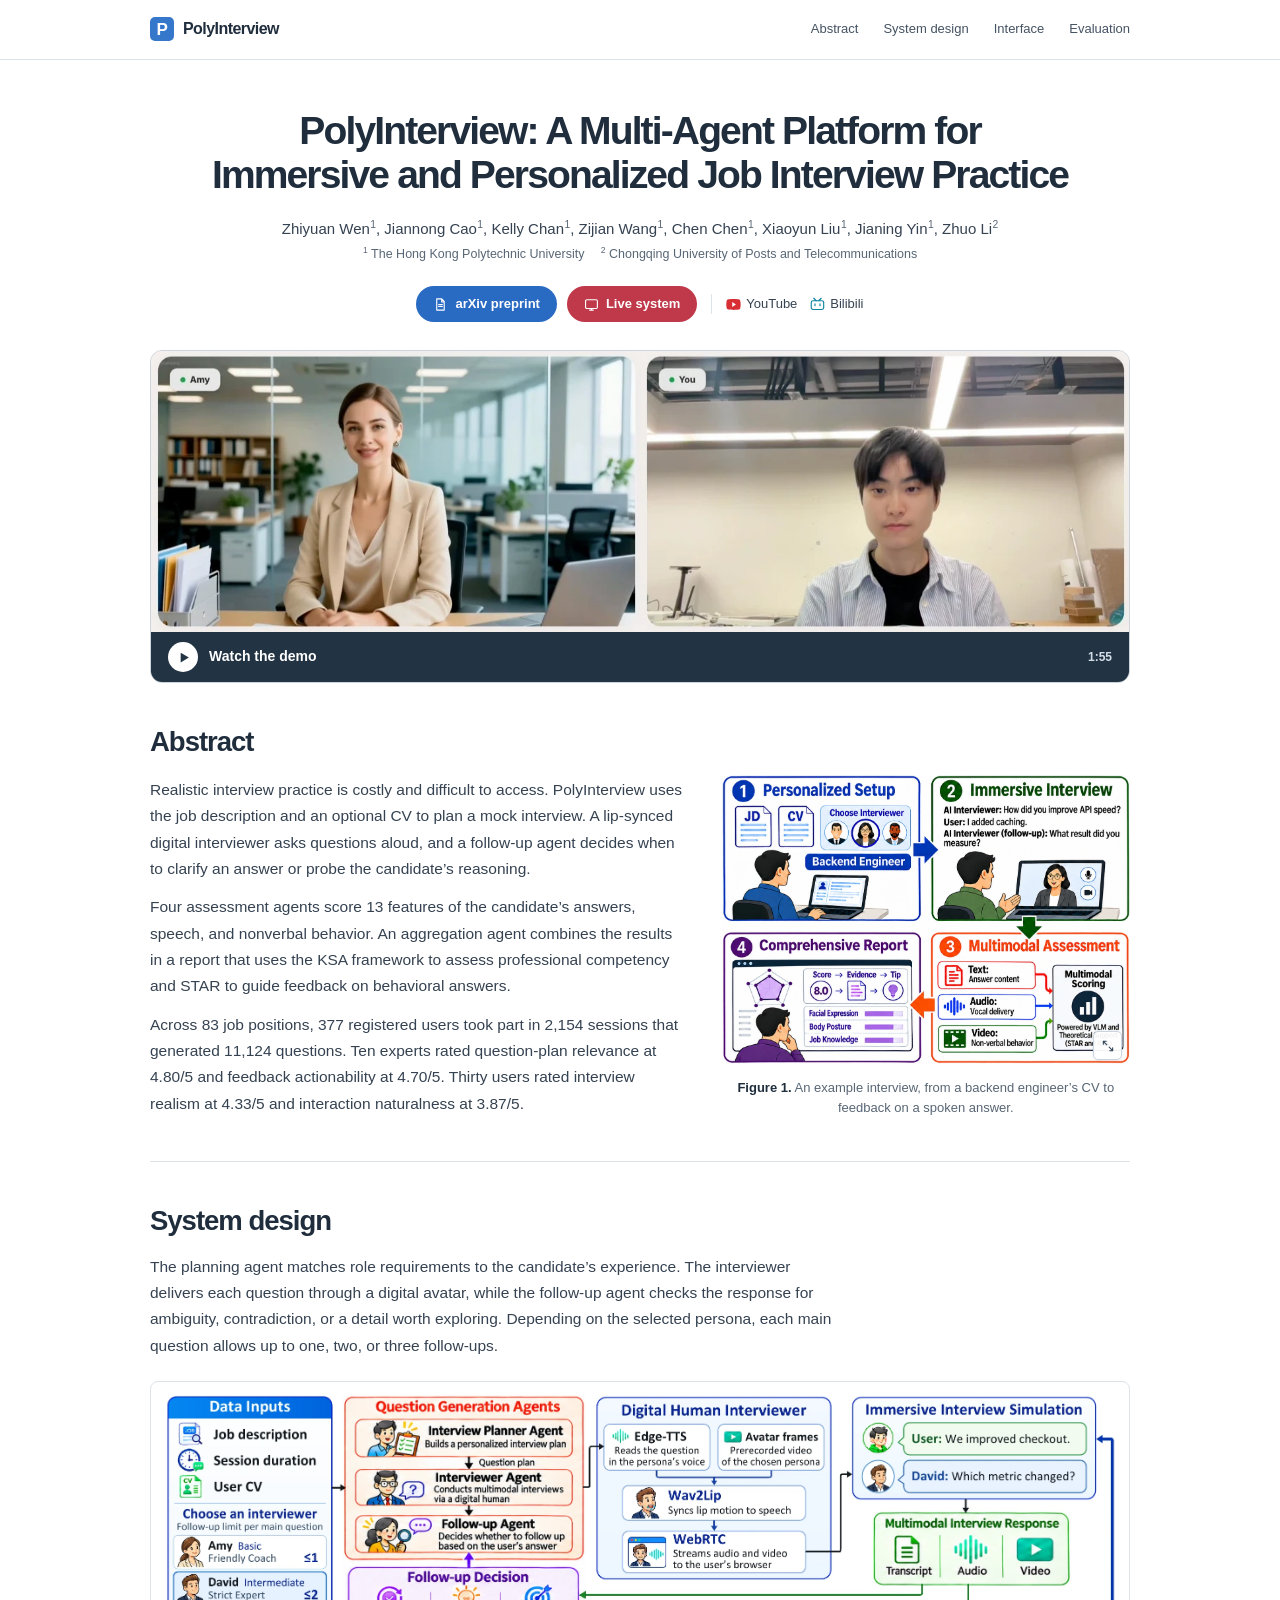
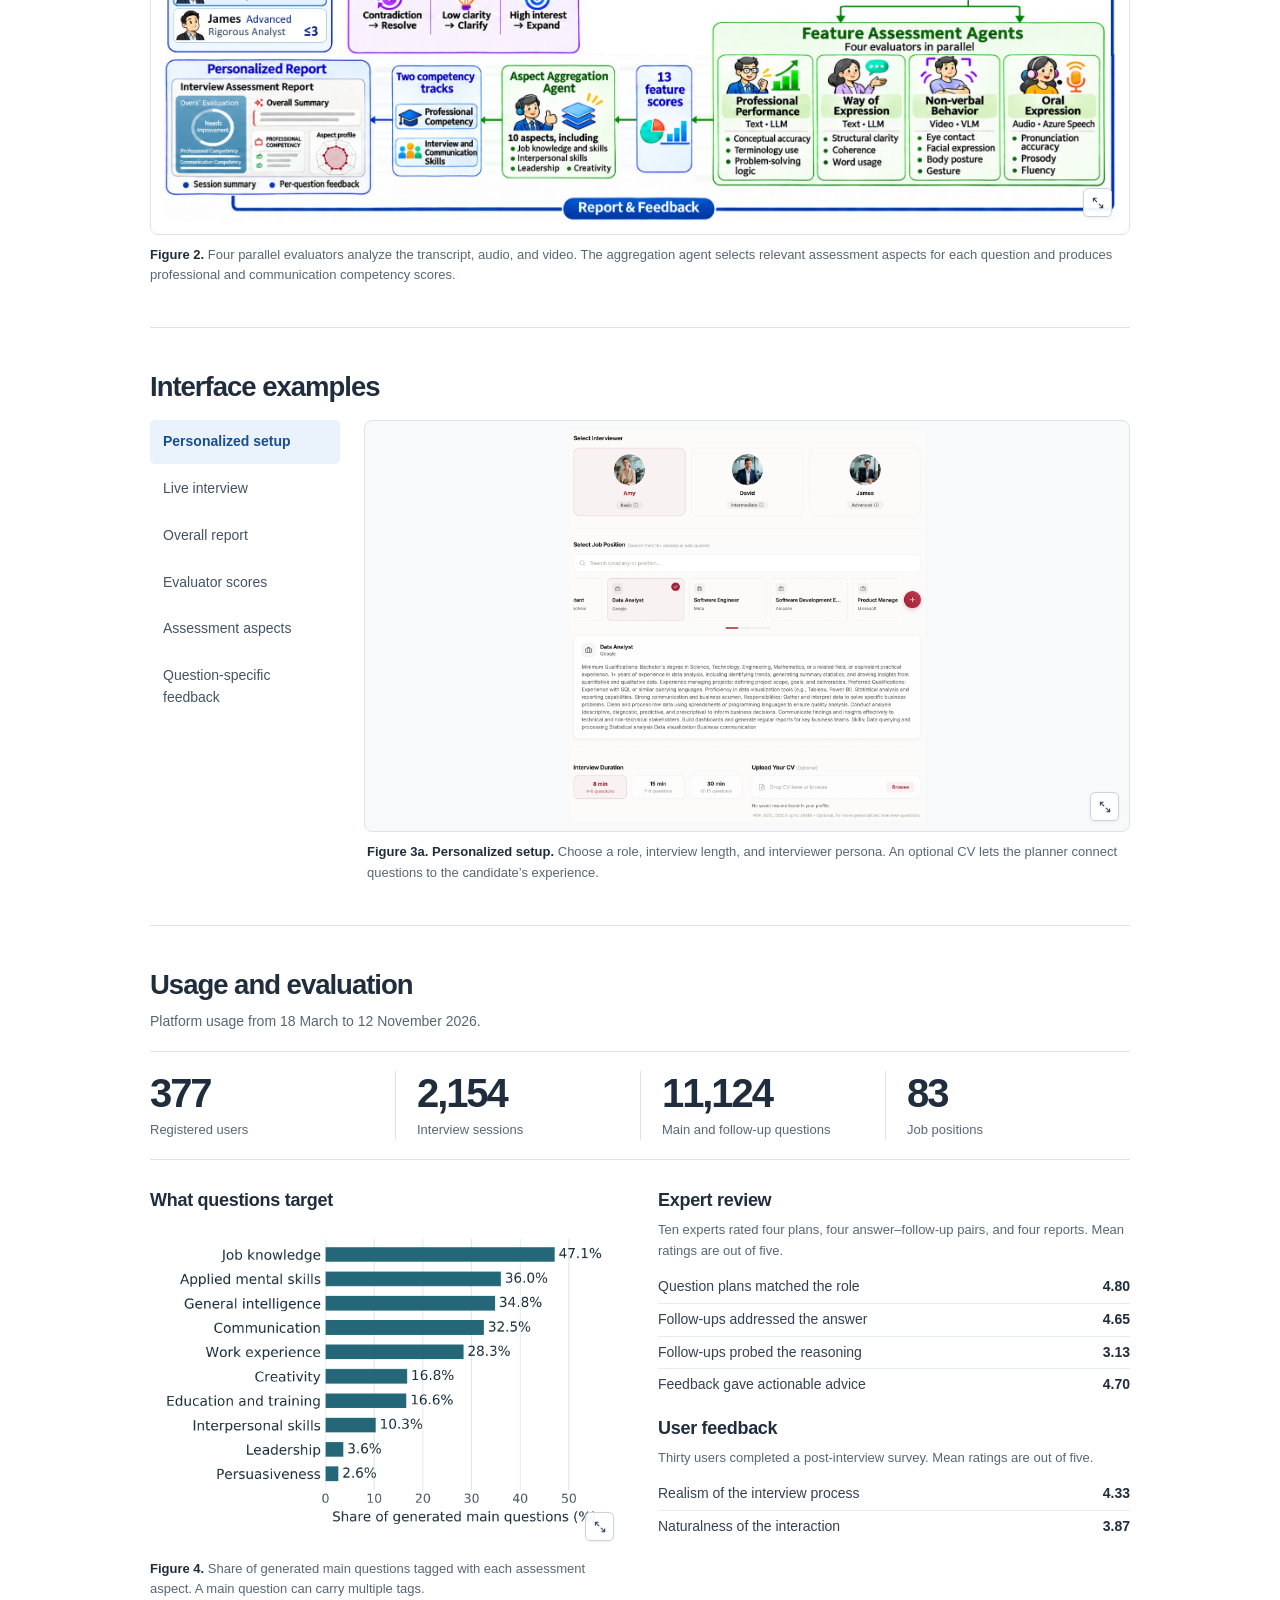
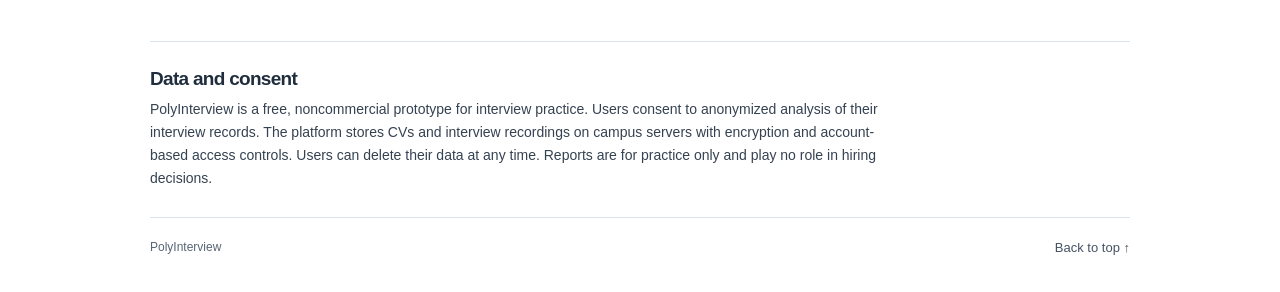
<file: index.html>
<!DOCTYPE html>
<html lang="en">
<head>
<meta charset="utf-8">
<meta name="viewport" content="width=device-width, initial-scale=1">
<meta name="description" content="PolyInterview personalizes job interview practice with a digital interviewer, adaptive follow-up questions, and feedback on spoken answers and delivery.">
<title>PolyInterview: A Multi-Agent Platform for Immersive and Personalized Job Interview Practice</title>
<link rel="icon" href="data:image/svg+xml,%3Csvg xmlns='http://www.w3.org/2000/svg' viewBox='0 0 32 32'%3E%3Crect width='32' height='32' rx='6' fill='%233b82f6'/%3E%3Ctext x='16' y='23' font-size='20' text-anchor='middle' fill='white' font-family='sans-serif' font-weight='bold'%3EP%3C/text%3E%3C/svg%3E">
<link rel="stylesheet" href="assets/project-page.css">
</head>
<body id="top">
<a class="skip" href="#abstract">Skip to abstract</a>
<div class="mast"><div class="wrap mast-inner">
<a class="brand" href="#top"><span class="brand-icon" aria-hidden="true">P</span>PolyInterview</a>
<nav aria-label="Page sections"><a href="#abstract">Abstract</a><a href="#design">System design</a><a href="#interface">Interface</a><a href="#evaluation">Evaluation</a></nav>
</div></div>
<main class="wrap">
<header>
<h1>PolyInterview: A Multi-Agent Platform for Immersive and Personalized Job Interview Practice</h1>
<p class="authors"><span>Zhiyuan Wen<sup>1</sup></span>, <span>Jiannong Cao<sup>1</sup></span>, <span>Kelly Chan<sup>1</sup></span>, <span>Zijian Wang<sup>1</sup></span>, <span>Chen Chen<sup>1</sup></span>, <span>Xiaoyun Liu<sup>1</sup></span>, <span>Jianing Yin<sup>1</sup></span>, <span>Zhuo Li<sup>2</sup></span></p>
<p class="institutions"><span><sup>1</sup> The Hong Kong Polytechnic University</span><span><sup>2</sup> Chongqing University of Posts and Telecommunications</span></p>
<div class="actions">
<a class="pill paper" href="https://arxiv.org/abs/2607.10310" target="_blank" rel="noopener"><svg class="icon" aria-hidden="true" viewBox="0 0 24 24" fill="none" stroke="currentColor" stroke-width="1.8" stroke-linecap="round" stroke-linejoin="round"><path d="M6 3h8l4 4v14H6z M14 3v5h4 M9 12h6 M9 15h6"/></svg> arXiv preprint</a>
<a class="pill live" href="https://polyinterview.comp.polyu.edu.hk/polyinterview/login" target="_blank" rel="noopener"><svg class="icon" aria-hidden="true" viewBox="0 0 24 24" fill="none" stroke="currentColor" stroke-width="1.8" stroke-linecap="round" stroke-linejoin="round"><rect x="2.5" y="4.5" width="19" height="14" rx="2"/><path d="m9 21 6 0 M12 18.5V21"/></svg> Live system</a>
<span class="video-links"><a class="youtube" href="https://youtu.be/SjpDgyRym64" target="_blank" rel="noopener"><svg class="icon" aria-hidden="true" viewBox="0 0 24 24" fill="none" stroke="currentColor" stroke-width="1.8" stroke-linecap="round" stroke-linejoin="round"><path d="M23 6.4c-.3-1.4-1.2-2.3-2.6-2.6-2.3-.6-6.6-.6-8.4-.6s-6.1 0-8.4.6C2.2 4.1 1.3 5 1 6.4.6 8.1.5 10.2.5 12s.1 3.9.5 5.6c.3 1.4 1.2 2.3 2.6 2.6 2.3.6 6.6.6 8.4.6s6.1 0 8.4-.6c1.4-.3 2.3-1.2 2.6-2.6.4-1.7.5-3.8.5-5.6s-.1-3.9-.5-5.6Z" fill="currentColor" stroke="none"/><path d="m10 8 6 4-6 4z" fill="white" stroke="none"/></svg> YouTube</a><a class="bilibili" href="https://www.bilibili.com/video/BV1f7Nc67Ete/" target="_blank" rel="noopener"><svg class="icon" aria-hidden="true" viewBox="0 0 24 24" fill="none" stroke="currentColor" stroke-width="1.8" stroke-linecap="round" stroke-linejoin="round"><rect x="2" y="6" width="20" height="14" rx="3"/><path d="m6 2 4 4 M18 2l-4 4 M8 11v3 M16 11v3"/></svg> Bilibili</a></span>
</div>
</header>
<div class="hero">
<a class="hero-play" id="play-demo" href="media/teaser.mp4" aria-label="Play the PolyInterview demonstration video">
<img alt="Digital interviewer Amy and a participant in the browser interview interface" width="1374" height="395" src="media/figures/demo-poster.webp">
<span class="play-strip"><span class="play-sign"><svg class="icon" aria-hidden="true" viewBox="0 0 24 24" fill="none" stroke="currentColor" stroke-width="1.8" stroke-linecap="round" stroke-linejoin="round"><path d="M5 3 20 12 5 21z" fill="currentColor" stroke="none"/></svg></span><span>Watch the demo</span><span class="video-time">1:55</span></span>
</a>
<video id="demo-video" controls playsinline preload="none" hidden aria-label="PolyInterview demonstration video"></video>
<p class="video-error" id="video-error" role="status" hidden>The embedded video could not load. Watch the demo on <a href="https://youtu.be/SjpDgyRym64">YouTube</a> or <a href="https://www.bilibili.com/video/BV1f7Nc67Ete/">Bilibili</a>.</p>
</div>
<section id="abstract" aria-labelledby="abstract-title">
<h2 id="abstract-title">Abstract</h2>
<div class="abstract-grid">
<div class="prose">
<p>Realistic interview practice is costly and difficult to access. PolyInterview uses the job description and an optional CV to plan a mock interview. A lip-synced digital interviewer asks questions aloud, and a follow-up agent decides when to clarify an answer or probe the candidate’s reasoning.</p>
<p>Four assessment agents score 13 features of the candidate’s answers, speech, and nonverbal behavior. An aggregation agent combines the results in a report that uses the KSA framework to assess professional competency and STAR to guide feedback on behavioral answers.</p>
<p>Across 83 job positions, 377 registered users took part in 2,154 sessions that generated 11,124 questions. Ten experts rated question-plan relevance at 4.80/5 and feedback actionability at 4.70/5. Thirty users rated interview realism at 4.33/5 and interaction naturalness at 3.87/5.</p>
</div>
<figure class="overview"><button type="button" class="figure-link" data-enlarge="Four-stage interview workflow" aria-label="Enlarge image: Four-stage interview workflow"><img loading="lazy" width="1235" height="874" src="media/figures/overview.webp" alt="An illustrated backend engineer interview moves from a CV and role description through an adaptive spoken interview to assessment and feedback."><span class="expand" aria-hidden="true"><svg class="icon" aria-hidden="true" viewBox="0 0 24 24" fill="none" stroke="currentColor" stroke-width="1.8" stroke-linecap="round" stroke-linejoin="round"><path d="M9 4H4v5 M4 4l6 6 M15 20h5v-5 M20 20l-6-6"/></svg></span></button><figcaption><strong>Figure 1.</strong> An example interview, from a backend engineer’s CV to feedback on a spoken answer.</figcaption></figure>
</div>
</section>
<section id="design" aria-labelledby="design-title">
<h2 id="design-title">System design</h2>
<p class="prose design-note">The planning agent matches role requirements to the candidate’s experience. The interviewer delivers each question through a digital avatar, while the follow-up agent checks the response for ambiguity, contradiction, or a detail worth exploring. Depending on the selected persona, each main question allows up to one, two, or three follow-ups.</p>
<figure><div class="diagram"><button type="button" class="figure-link" data-enlarge="Multi-agent system design" aria-label="Enlarge image: Multi-agent system design"><img loading="lazy" width="2187" height="979" src="media/figures/architecture.webp" alt="The planning, interviewer, and follow-up agents conduct a spoken interview. Four evaluators analyze responses and an aggregation agent generates the report."><span class="expand" aria-hidden="true"><svg class="icon" aria-hidden="true" viewBox="0 0 24 24" fill="none" stroke="currentColor" stroke-width="1.8" stroke-linecap="round" stroke-linejoin="round"><path d="M9 4H4v5 M4 4l6 6 M15 20h5v-5 M20 20l-6-6"/></svg></span></button></div><figcaption><strong>Figure 2.</strong> Four parallel evaluators analyze the transcript, audio, and video. The aggregation agent selects relevant assessment aspects for each question and produces professional and communication competency scores.</figcaption></figure>
</section>
<section id="interface" aria-labelledby="interface-title">
<h2 id="interface-title">Interface examples</h2>
<div class="interface-layout">
<div class="view-list" role="tablist" aria-label="Interface views" aria-orientation="vertical" hidden><button type="button" id="tab-setup" role="tab" aria-selected="false" aria-controls="view-setup">Personalized setup</button>
<button type="button" id="tab-interview" role="tab" aria-selected="false" aria-controls="view-interview">Live interview</button>
<button type="button" id="tab-report" role="tab" aria-selected="false" aria-controls="view-report">Overall report</button>
<button type="button" id="tab-evaluator" role="tab" aria-selected="false" aria-controls="view-evaluator">Evaluator scores</button>
<button type="button" id="tab-aspects" role="tab" aria-selected="false" aria-controls="view-aspects">Assessment aspects</button>
<button type="button" id="tab-feedback" role="tab" aria-selected="false" aria-controls="view-feedback">Question-specific feedback</button></div>
<div><div class="interface-panel" role="tabpanel" tabindex="0" id="view-setup" aria-labelledby="tab-setup"><figure><div class="panel-frame"><button type="button" class="figure-link" data-enlarge="Personalized setup" aria-label="Enlarge image: Personalized setup"><img loading="lazy" width="1092" height="1198" src="media/figures/setup.webp" alt="Setup screen with three interviewer personas, a target job, a session duration, and an optional CV upload."><span class="expand" aria-hidden="true"><svg class="icon" aria-hidden="true" viewBox="0 0 24 24" fill="none" stroke="currentColor" stroke-width="1.8" stroke-linecap="round" stroke-linejoin="round"><path d="M9 4H4v5 M4 4l6 6 M15 20h5v-5 M20 20l-6-6"/></svg></span></button></div><figcaption><strong>Figure 3a. Personalized setup.</strong> Choose a role, interview length, and interviewer persona. An optional CV lets the planner connect questions to the candidate’s experience.</figcaption></figure></div>
<div class="interface-panel" role="tabpanel" tabindex="0" id="view-interview" aria-labelledby="tab-interview"><figure><div class="panel-frame"><button type="button" class="figure-link" data-enlarge="Live interview" aria-label="Enlarge image: Live interview"><img loading="lazy" width="1374" height="816" src="media/figures/interview.webp" alt="A digital interviewer and a participant appear side by side in a spoken interview for an AI research assistant position."><span class="expand" aria-hidden="true"><svg class="icon" aria-hidden="true" viewBox="0 0 24 24" fill="none" stroke="currentColor" stroke-width="1.8" stroke-linecap="round" stroke-linejoin="round"><path d="M9 4H4v5 M4 4l6 6 M15 20h5v-5 M20 20l-6-6"/></svg></span></button></div><figcaption><strong>Figure 3b. Live interview.</strong> The interviewer speaks through a lip-synced avatar. The candidate answers aloud, and the system decides whether to ask a follow-up.</figcaption></figure></div>
<div class="interface-panel" role="tabpanel" tabindex="0" id="view-report" aria-labelledby="tab-report"><figure><div class="panel-frame"><button type="button" class="figure-link" data-enlarge="Overall report" aria-label="Enlarge image: Overall report"><img loading="lazy" width="2048" height="1097" src="media/figures/report.webp" alt="An overall assessment report for a software engineer interview shows two competency scores, a written summary, and practice priorities."><span class="expand" aria-hidden="true"><svg class="icon" aria-hidden="true" viewBox="0 0 24 24" fill="none" stroke="currentColor" stroke-width="1.8" stroke-linecap="round" stroke-linejoin="round"><path d="M9 4H4v5 M4 4l6 6 M15 20h5v-5 M20 20l-6-6"/></svg></span></button></div><figcaption><strong>Figure 3c. Overall report.</strong> The report summarizes professional and communication competency scores, strengths, and priorities for practice.</figcaption></figure></div>
<div class="interface-panel" role="tabpanel" tabindex="0" id="view-evaluator" aria-labelledby="tab-evaluator"><figure><div class="panel-frame"><button type="button" class="figure-link" data-enlarge="Evaluator scores" aria-label="Enlarge image: Evaluator scores"><img loading="lazy" width="772" height="696" src="media/figures/evaluator.webp" alt="A radar chart shows professional performance, way of expression, oral expression, and nonverbal behavior."><span class="expand" aria-hidden="true"><svg class="icon" aria-hidden="true" viewBox="0 0 24 24" fill="none" stroke="currentColor" stroke-width="1.8" stroke-linecap="round" stroke-linejoin="round"><path d="M9 4H4v5 M4 4l6 6 M15 20h5v-5 M20 20l-6-6"/></svg></span></button></div><figcaption><strong>Figure 3d. Evaluator scores.</strong> The four evaluators summarize performance across answer content, expression, vocal delivery, and nonverbal behavior.</figcaption></figure></div>
<div class="interface-panel" role="tabpanel" tabindex="0" id="view-aspects" aria-labelledby="tab-aspects"><figure><div class="panel-frame"><button type="button" class="figure-link" data-enlarge="Assessment aspects" aria-label="Enlarge image: Assessment aspects"><img loading="lazy" width="848" height="768" src="media/figures/aspects.webp" alt="A radar chart breaks down performance across aspects such as applied mental skills, communication, and leadership."><span class="expand" aria-hidden="true"><svg class="icon" aria-hidden="true" viewBox="0 0 24 24" fill="none" stroke="currentColor" stroke-width="1.8" stroke-linecap="round" stroke-linejoin="round"><path d="M9 4H4v5 M4 4l6 6 M15 20h5v-5 M20 20l-6-6"/></svg></span></button></div><figcaption><strong>Figure 3e. Assessment aspects.</strong> The aspect profile shows how the candidate performed on the dimensions assessed during an interview.</figcaption></figure></div>
<div class="interface-panel" role="tabpanel" tabindex="0" id="view-feedback" aria-labelledby="tab-feedback"><figure><div class="panel-frame"><button type="button" class="figure-link" data-enlarge="Question-specific feedback" aria-label="Enlarge image: Question-specific feedback"><img loading="lazy" width="1856" height="1234" src="media/figures/feedback.webp" alt="A tutoring interview question, the candidate’s response, and advice to name the coding problem, the first diagnostic step, and the result."><span class="expand" aria-hidden="true"><svg class="icon" aria-hidden="true" viewBox="0 0 24 24" fill="none" stroke="currentColor" stroke-width="1.8" stroke-linecap="round" stroke-linejoin="round"><path d="M9 4H4v5 M4 4l6 6 M15 20h5v-5 M20 20l-6-6"/></svg></span></button></div><figcaption><strong>Figure 3f. Question-specific feedback.</strong> In this tutoring example, the report asks the candidate to identify the coding problem, the first diagnostic step, and the result. The transcript lets the candidate check the suggestion against their own words.</figcaption></figure></div></div>
</div>
</section>
<section id="evaluation" aria-labelledby="eval-title">
<h2 id="eval-title">Usage and evaluation</h2>
<p class="section-note">Platform usage from 18 March to 12 November 2026.</p>
<dl class="metric-strip">
<div class="metric"><dt>377</dt><dd>Registered users</dd></div>
<div class="metric"><dt>2,154</dt><dd>Interview sessions</dd></div>
<div class="metric"><dt>11,124</dt><dd>Main and follow-up questions</dd></div>
<div class="metric"><dt>83</dt><dd>Job positions</dd></div>
</dl>
<div class="evaluation-grid">
<div><h3>What questions target</h3>
<figure class="coverage"><button type="button" class="figure-link" data-enlarge="Aspect tags of generated main questions" aria-label="Enlarge image: Aspect tags of generated main questions"><img loading="lazy" width="1478" height="1003" src="media/figures/coverage.webp" alt="Job knowledge 47.1%, applied mental skills 36.0%, general intelligence 34.8%, communication 32.5%, work experience 28.3%, creativity 16.8%, education and training 16.6%, interpersonal skills 10.3%, leadership 3.6%, and persuasiveness 2.6%."><span class="expand" aria-hidden="true"><svg class="icon" aria-hidden="true" viewBox="0 0 24 24" fill="none" stroke="currentColor" stroke-width="1.8" stroke-linecap="round" stroke-linejoin="round"><path d="M9 4H4v5 M4 4l6 6 M15 20h5v-5 M20 20l-6-6"/></svg></span></button><figcaption><strong>Figure 4.</strong> Share of generated main questions tagged with each assessment aspect. A main question can carry multiple tags.</figcaption></figure>
</div>
<div>
<div class="rater"><h3>Expert review</h3><p class="data-label">Ten experts rated four plans, four answer–follow-up pairs, and four reports. Mean ratings are out of five.</p>
<table class="results" aria-label="Mean expert ratings out of five"><tbody>
<tr><th scope="row">Question plans matched the role</th><td>4.80</td></tr>
<tr><th scope="row">Follow-ups addressed the answer</th><td>4.65</td></tr>
<tr><th scope="row">Follow-ups probed the reasoning</th><td>3.13</td></tr>
<tr><th scope="row">Feedback gave actionable advice</th><td>4.70</td></tr>
</tbody></table></div>
<div class="rater"><h3>User feedback</h3><p class="data-label">Thirty users completed a post-interview survey. Mean ratings are out of five.</p>
<table class="results" aria-label="Mean user ratings out of five"><tbody>
<tr><th scope="row">Realism of the interview process</th><td>4.33</td></tr>
<tr><th scope="row">Naturalness of the interaction</th><td>3.87</td></tr>
</tbody></table></div>
</div></div>
</section>
<section id="data" aria-labelledby="data-title"><h2 id="data-title">Data and consent</h2>
<p>PolyInterview is a free, noncommercial prototype for interview practice. Users consent to anonymized analysis of their interview records. The platform stores CVs and interview recordings on campus servers with encryption and account-based access controls. Users can delete their data at any time. Reports are for practice only and play no role in hiring decisions.</p>
</section>
</main>
<div class="wrap footer"><span>PolyInterview</span><a href="#top">Back to top ↑</a></div>
<dialog id="image-viewer" aria-labelledby="viewer-caption"><div class="dialog-head"><span id="viewer-caption"></span><form method="dialog"><button>Close</button></form></div><img id="viewer-image" alt=""></dialog>
<script src="assets/project-page.js"></script>
</body>
</html>
</file>
<file: assets/project-page.css>
:root{color-scheme:light;--ink:#1f2d3d;--body:#354251;--muted:#586675;--line:#dce3e9;--subtle:#f5f8fa;--blue:#245eb5;--red:#b43144;--width:980px}
*{box-sizing:border-box}
html{scroll-behavior:smooth;scroll-padding-top:22px}
body{margin:0;background:white;color:var(--ink);font-family:-apple-system,BlinkMacSystemFont,"Segoe UI",Roboto,Helvetica,Arial,sans-serif;font-size:16px;line-height:1.55;-webkit-font-smoothing:antialiased}
img{max-width:100%;height:auto;display:block}
h1,h2,h3,p,figure,dl,dd{margin:0}
button,a{font:inherit}
button{color:inherit}
a{color:var(--blue);text-underline-offset:.18em}
a:focus-visible,button:focus-visible,summary:focus-visible{outline:3px solid #2973c9;outline-offset:4px}
a,button{-webkit-tap-highlight-color:transparent}
[hidden]{display:none!important}
.wrap{width:min(var(--width),calc(100% - 64px));margin-inline:auto}
.mast{border-bottom:1px solid var(--line)}
.mast-inner{display:flex;align-items:center;justify-content:space-between;min-height:59px;gap:24px}
.brand{display:inline-flex;align-items:center;gap:9px;color:var(--ink);text-decoration:none;font-weight:740;font-size:16px;letter-spacing:-.035em}
.brand-icon{display:grid;place-items:center;background:#3577cb;color:#fff;border-radius:5px;width:24px;height:24px;font-weight:740;font-size:17px}
.mast nav{display:flex;gap:25px;align-items:center}
.mast nav a,.footer a{color:#455363;text-decoration:none;font-size:13px;font-weight:540}
.mast nav a:hover,.footer a:hover{color:var(--blue);text-decoration:underline}
header{text-align:center;padding:49px 0 28px}
h1{font-size:clamp(29px,3.05vw,43px);line-height:1.13;letter-spacing:-.048em;font-weight:735;max-width:980px;margin:auto;text-wrap:balance}
.authors{margin:19px auto 0;font-size:15px;line-height:1.7;color:var(--body);text-wrap:balance}
.authors span,.institutions span{white-space:nowrap}
sup{font-size:.69em;line-height:0;color:var(--muted);margin-left:.04em}
.institutions{margin:3px auto 0;font-size:12.5px;color:var(--muted);display:flex;justify-content:center;column-gap:16px;flex-wrap:wrap}
.actions{display:flex;justify-content:center;align-items:center;flex-wrap:wrap;gap:10px;margin-top:22px}
.pill{display:inline-flex;align-items:center;justify-content:center;gap:7px;min-height:36px;padding:6px 17px;border-radius:50px;color:white;text-decoration:none;font-weight:650;font-size:13px}
.paper{background:#296ac2}.live{background:#bf394a}
.pill:hover{filter:brightness(.91)}
.icon{width:1.15em;height:1.15em;flex:none;display:inline-block;vertical-align:-.18em}
.video-links{display:inline-flex;gap:13px;align-items:center;margin-left:4px;padding-left:14px;border-left:1px solid var(--line)}
.video-links a{display:inline-flex;align-items:center;gap:5px;text-decoration:none;color:var(--body);font-size:13px}
.video-links a:hover{text-decoration:underline}.youtube .icon{color:#d82f35}.bilibili .icon{color:#0984a2}
.hero{border:1px solid #ccd5dd;border-radius:12px;overflow:hidden;background:#f0efec}
.hero-play{display:block;width:100%;text-decoration:none;color:white}
.hero-play img{width:100%}
.play-strip{display:flex;align-items:center;gap:11px;padding:10px 17px;background:#223344;color:white;font-size:14px;font-weight:630}
.play-sign{display:grid;place-items:center;flex:none;width:30px;height:30px;line-height:1;border-radius:50%;background:white;color:#223344}
.play-sign .icon{margin-left:2px;width:13px;height:13px}
.hero-play:hover .play-sign{background:#d7e8f7}
.video-time{margin-left:auto;font-size:12px;color:#d4dee6;font-variant-numeric:tabular-nums;font-weight:550}
.hero video{width:100%;background:#101b25;display:block;aspect-ratio:16/9}
.video-error{padding:12px 18px;background:var(--subtle);font-size:14px}.video-error a{font-weight:600}
section{padding:42px 0;border-bottom:1px solid var(--line)}
h2{font-size:clamp(24px,2.15vw,30px);letter-spacing:-.037em;line-height:1.2;font-weight:690;margin-bottom:17px}
h3{font-size:18px;line-height:1.3;letter-spacing:-.016em;font-weight:660}
.prose{font-size:15.5px;line-height:1.7;color:var(--body)}
.prose p+p{margin-top:12px}
.abstract-grid{display:grid;grid-template-columns:1.18fr .9fr;gap:36px;align-items:center}
figcaption,.fig-note,.section-note{color:var(--muted);font-size:13px;line-height:1.55}
figcaption{margin-top:10px}
figcaption strong{color:var(--ink);font-weight:650}
.figure-link{background:white;position:relative;padding:0;border:0;width:100%;display:block;cursor:zoom-in}
.figure-link img{margin:auto}
.figure-link:hover .expand{background:#e7eff5}
.expand{position:absolute;right:8px;bottom:8px;display:grid;place-items:center;width:29px;height:29px;border:1px solid #cad4de;border-radius:5px;background:#fffffff0;color:#314457;box-shadow:0 1px 3px #0001;pointer-events:none}
.expand .icon{width:14px;height:14px}
.overview .figure-link{padding-bottom:4px}
.overview figcaption{text-align:center}
.design-note{max-width:80ch;margin-bottom:22px}
.diagram{padding:9px;border:1px solid var(--line);border-radius:8px}
.diagram .figure-link{padding:4px}
.section-note{margin-top:-7px;margin-bottom:19px;font-size:14px}
.interface-layout{display:grid;grid-template-columns:190px minmax(0,1fr);gap:24px;align-items:start}
.view-list{display:flex;flex-direction:column;gap:3px;margin:0;padding:0 0 0 0}
.view-list button{cursor:pointer;border:0;text-align:left;padding:11px 13px;border-radius:5px;color:#435365;background:white;font-size:14px;font-weight:530}
.view-list button:hover{background:var(--subtle)}
.view-list button[aria-selected=true]{color:#174e94;background:#eaf2fb;font-weight:670}
.interface-panel{padding:0;border:0}
.interface-panel+.interface-panel{margin-top:18px}
.js .interface-panel+.interface-panel{margin:0}
.panel-frame{padding:10px;border:1px solid var(--line);border-radius:8px;background:#f7f9fb}
.panel-frame .figure-link{background:transparent}
.panel-frame img{max-height:390px;object-fit:contain}
.panel-frame .expand{right:0;bottom:0}
.interface-panel figcaption{margin:10px 3px 0}
.metric-strip{border-block:1px solid var(--line);display:grid;grid-template-columns:repeat(4,1fr);padding:19px 0;margin:19px 0 29px}
.metric{padding:0 21px}.metric:first-child{padding-left:0}.metric+.metric{border-left:1px solid var(--line)}
.metric dt{font-weight:680;font-size:clamp(27px,3.2vw,40px);letter-spacing:-.052em;line-height:1.12;font-variant-numeric:tabular-nums}
.metric dd{font-size:13px;color:var(--muted);margin-top:4px}
.evaluation-grid{display:grid;grid-template-columns:1fr 1fr;align-items:start;gap:36px}
.coverage{margin-top:16px}.coverage figcaption{margin:10px 0 0}
.data-label{margin-top:7px;color:var(--muted);font-size:13px;line-height:1.6}
.results{width:100%;border-collapse:collapse;font-size:14px;margin-top:10px;font-variant-numeric:tabular-nums}
.results th,.results td{padding:5px 0}
.results tbody tr+tr{border-top:1px solid #e7ecf0}
.results th{color:var(--body);padding-right:12px;text-align:left;font-weight:460}
.results td{text-align:right;font-weight:650;white-space:nowrap}
.rater+.rater{margin-top:16px}
#data{padding:26px 0}
#data h2{font-size:19px;margin-bottom:7px}
#data p{font-size:14px;line-height:1.65;color:var(--body);max-width:94ch}
.footer{padding:20px 0 34px;display:flex;justify-content:space-between;font-size:12px;color:var(--muted)}
.skip{position:absolute;top:-80px;left:12px;background:white;padding:6px 12px;z-index:5}
.skip:focus{top:8px}
dialog{color:var(--ink);border:0;background:white;border-radius:10px;box-shadow:0 12px 70px #182d4140;width:max-content;max-width:96vw;max-height:95dvh;padding:12px;overflow:auto}
dialog::backdrop{background:#13212caa}
.dialog-head{display:flex;justify-content:space-between;align-items:center;gap:25px;padding:1px 0 11px;font-size:14px;font-weight:650}
.dialog-head button{background:var(--subtle);border:1px solid var(--line);border-radius:5px;cursor:pointer;font-size:13px;padding:4px 11px}
dialog img{width:auto;max-height:78dvh;max-width:90vw;margin:auto;object-fit:contain}
@media(max-width:740px){.wrap{width:calc(100% - 38px)}header{padding:35px 0 24px}.mast nav{gap:13px}.mast nav a{font-size:12px}.abstract-grid,.evaluation-grid{grid-template-columns:1fr;gap:25px}.overview{max-width:455px;justify-self:center}.interface-layout{grid-template-columns:1fr;gap:13px}.view-list{flex-direction:row;flex-wrap:wrap;gap:5px}.view-list button{border:1px solid var(--line);padding:5px 9px;font-size:13px}.panel-frame img{max-height:340px}section{padding:31px 0}.metric{padding:0 12px}}
@media(max-width:510px){.wrap{width:calc(100% - 30px)}.mast-inner{min-height:49px;gap:9px}.brand{font-size:14px;gap:6px}.brand-icon{width:20px;height:20px;font-size:14px}.mast nav{gap:11px}.mast nav a{font-size:11px}.mast nav a[href="#abstract"]{display:none}header{padding:29px 0 20px}.authors{font-size:13px;line-height:1.6;margin-top:13px}.institutions{font-size:11px;gap:1px 10px;margin-top:5px}.actions{gap:8px;margin-top:17px}.pill{font-size:12px;padding:5px 12px;min-height:32px}.video-links{gap:8px;padding-left:8px;margin-left:0}.video-links a{font-size:11px;gap:3px}.play-strip{padding:8px 11px;font-size:13px}.play-sign{width:25px;height:25px}.hero{border-radius:7px}.prose{font-size:15px}.metric-strip{grid-template-columns:1fr 1fr;gap:15px 0}.metric{padding:0 15px}.metric:nth-child(3){padding-left:0;border-left:0}.diagram{padding:2px}.diagram .figure-link{padding:1px}.evaluation-grid{gap:22px}.expand{width:24px;height:24px}.view-list button{font-size:12px}.data-label{font-size:12px}}
@media(prefers-reduced-motion:reduce){html{scroll-behavior:auto}}
@media print{.mast,.actions,.hero,.view-list,.expand,.footer,.skip,dialog{display:none!important}.wrap{width:100%}header{padding:0 0 20px}section{padding:15px 0}.interface-layout{display:block}.interface-panel[hidden]{display:block!important}.panel-frame img{max-height:250px}figure{break-inside:avoid}}
</file>
